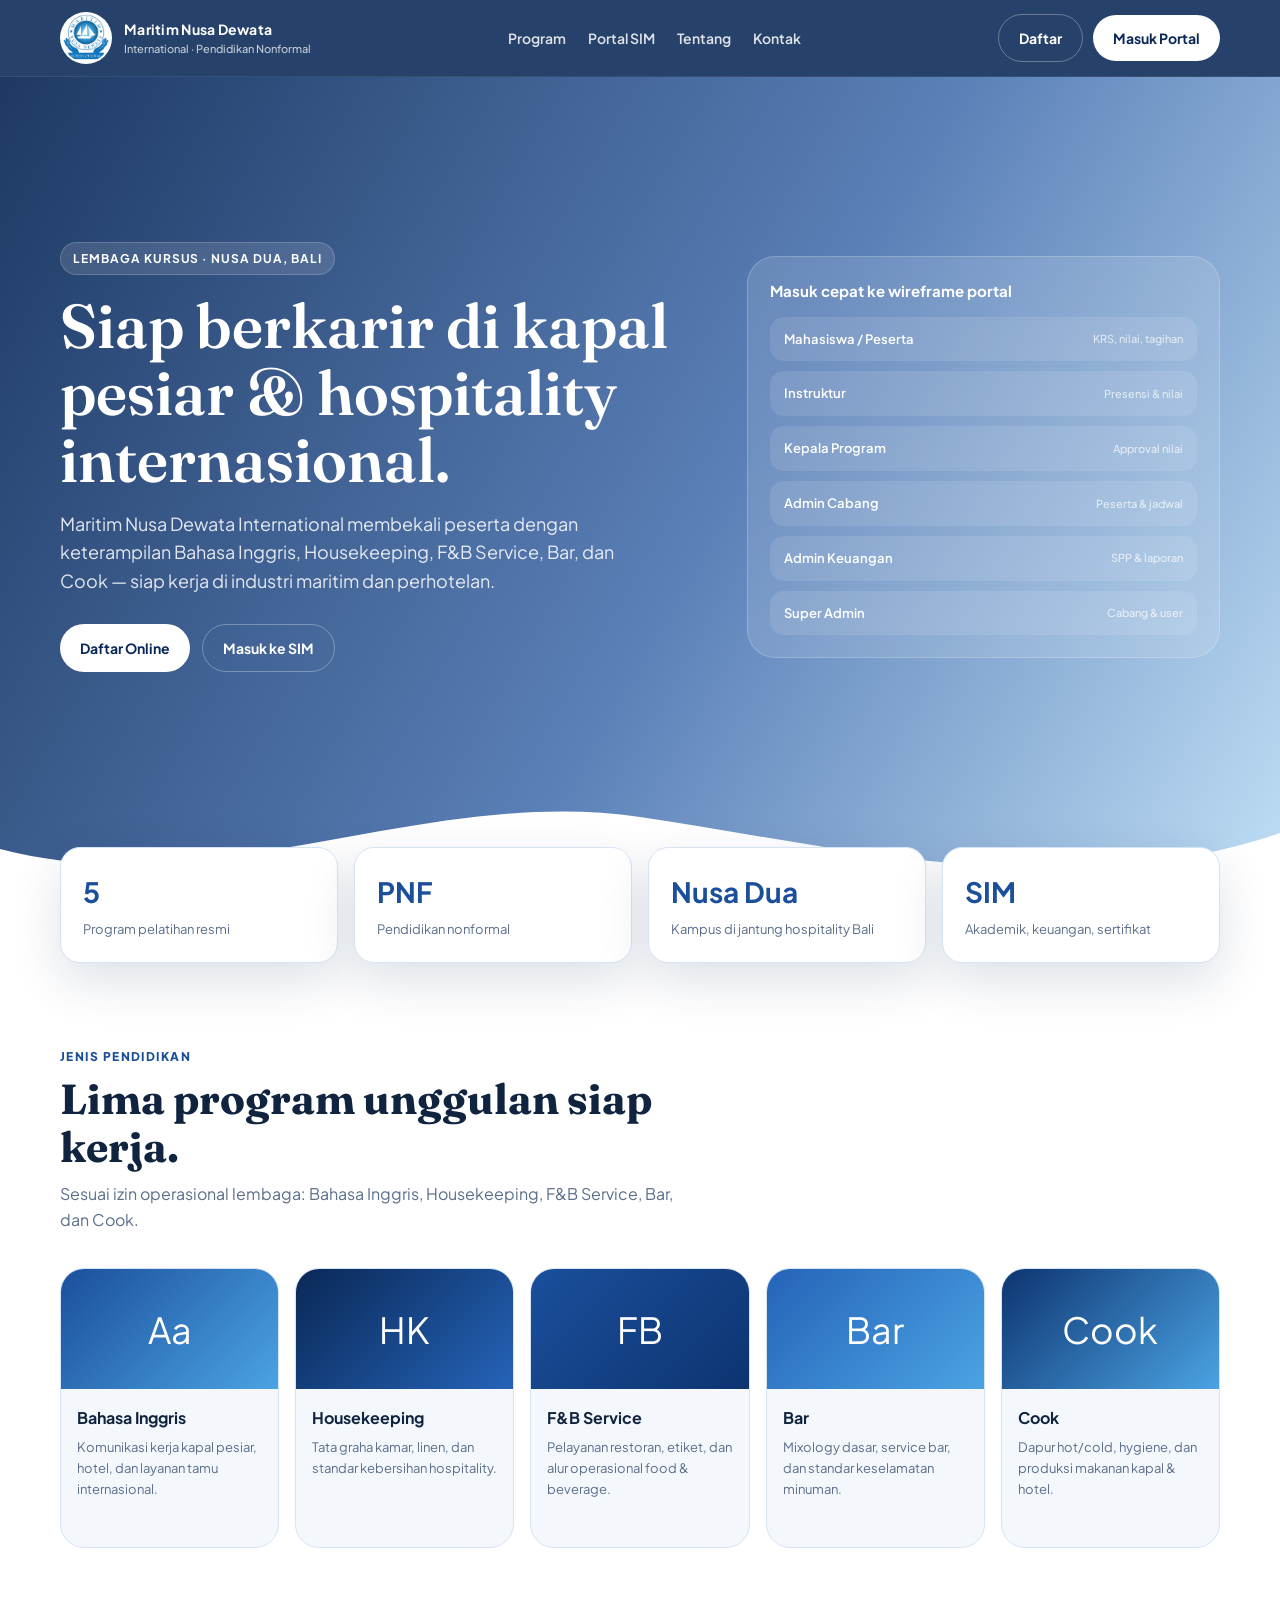
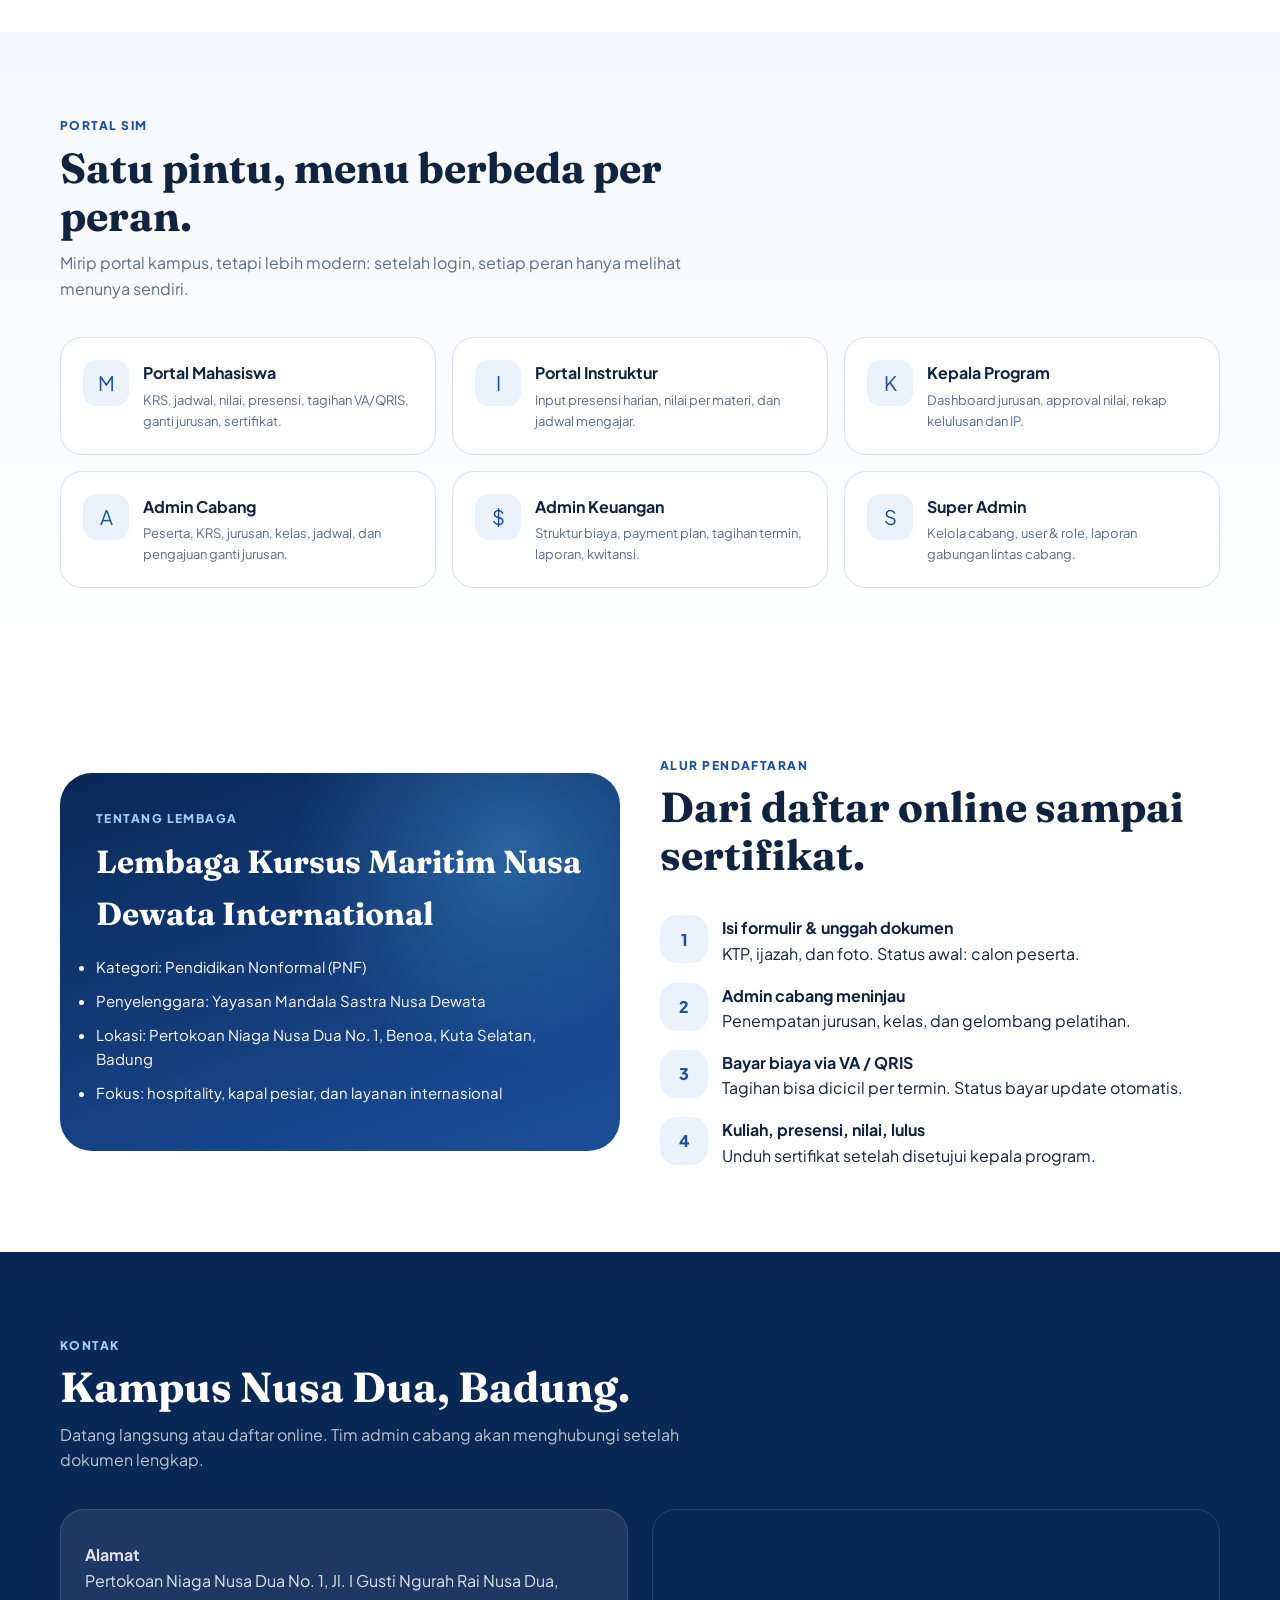
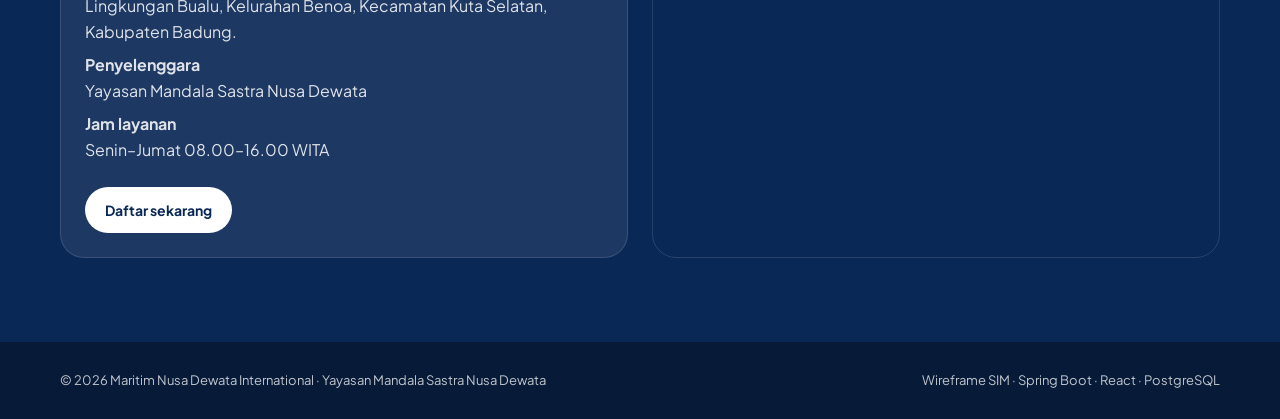
<file: index.html>
<!DOCTYPE html>
<html lang="id">
<head>
  <meta charset="UTF-8" />
  <meta name="viewport" content="width=device-width, initial-scale=1.0, viewport-fit=cover" />
  <meta name="theme-color" content="#0a2856" />
  <title>Maritim Nusa Dewata International — Lembaga Kursus Hospitality & Maritim</title>
  <link rel="preconnect" href="https://fonts.googleapis.com" />
  <link rel="preconnect" href="https://fonts.gstatic.com" crossorigin />
  <link href="https://fonts.googleapis.com/css2?family=Fraunces:opsz,wght@9..144,500;9..144,650&family=Plus+Jakarta+Sans:wght@400;500;600;700;800&display=swap" rel="stylesheet" />
  <link rel="stylesheet" href="css/landing.css" />
</head>
<body>
  <header class="nav">
    <div class="wrap nav-inner">
      <a class="brand" href="index.html">
        <img src="assets/logo.jpg" alt="Logo Maritim Nusa Dewata International" />
        <div>
          <strong>Maritim Nusa Dewata</strong>
          <small>International · Pendidikan Nonformal</small>
        </div>
      </a>
      <nav class="nav-links">
        <a href="#program">Program</a>
        <a href="#portal">Portal SIM</a>
        <a href="#tentang">Tentang</a>
        <a href="#kontak">Kontak</a>
      </nav>
      <div class="nav-cta">
        <a class="btn btn-ghost" href="daftar.html">Daftar</a>
        <a class="btn btn-white" href="login.html">Masuk Portal</a>
        <button class="menu-btn" id="menuBtn" type="button" aria-label="Buka menu" aria-expanded="false" aria-controls="mobilePanel">
          <span></span><span></span><span></span>
        </button>
      </div>
    </div>
    <div class="wrap mobile-panel" id="mobilePanel">
      <a href="#program">Program</a>
      <a href="#portal">Portal SIM</a>
      <a href="#tentang">Tentang</a>
      <a href="#kontak">Kontak</a>
      <div class="mobile-cta">
        <a class="btn btn-ghost" href="daftar.html">Daftar</a>
        <a class="btn btn-white" href="login.html">Masuk Portal</a>
      </div>
    </div>
  </header>

  <section class="hero">
    <div class="wrap hero-grid">
      <div>
        <div class="eyebrow">Lembaga Kursus · Nusa Dua, Bali</div>
        <h1>Siap berkarir di kapal pesiar & hospitality internasional.</h1>
        <p class="lead">
          Maritim Nusa Dewata International membekali peserta dengan keterampilan Bahasa Inggris,
          Housekeeping, F&amp;B Service, Bar, dan Cook — siap kerja di industri maritim dan perhotelan.
        </p>
        <div class="hero-actions">
          <a class="btn btn-white" href="daftar.html">Daftar Online</a>
          <a class="btn btn-ghost" href="login.html">Masuk ke SIM</a>
        </div>
      </div>
      <aside class="hero-card">
        <h3>Masuk cepat ke wireframe portal</h3>
        <div class="portal-mini">
          <a href="portal/mahasiswa.html">Mahasiswa / Peserta <span>KRS, nilai, tagihan</span></a>
          <a href="portal/instruktur.html">Instruktur <span>Presensi & nilai</span></a>
          <a href="portal/kepala-program.html">Kepala Program <span>Approval nilai</span></a>
          <a href="portal/admin-cabang.html">Admin Cabang <span>Peserta & jadwal</span></a>
          <a href="portal/admin-keuangan.html">Admin Keuangan <span>SPP & laporan</span></a>
          <a href="portal/super-admin.html">Super Admin <span>Cabang & user</span></a>
        </div>
      </aside>
    </div>
  </section>

  <div class="wrap">
    <div class="stats">
      <div class="stat"><b>5</b><span>Program pelatihan resmi</span></div>
      <div class="stat"><b>PNF</b><span>Pendidikan nonformal</span></div>
      <div class="stat"><b>Nusa Dua</b><span>Kampus di jantung hospitality Bali</span></div>
      <div class="stat"><b>SIM</b><span>Akademik, keuangan, sertifikat</span></div>
    </div>
  </div>

  <section id="program">
    <div class="wrap">
      <div class="sec-head">
        <div class="kicker">Jenis pendidikan</div>
        <h2>Lima program unggulan siap kerja.</h2>
        <p>Sesuai izin operasional lembaga: Bahasa Inggris, Housekeeping, F&amp;B Service, Bar, dan Cook.</p>
      </div>
      <div class="programs">
        <article class="program">
          <div class="program-visual">Aa</div>
          <div class="program-body">
            <h3>Bahasa Inggris</h3>
            <p>Komunikasi kerja kapal pesiar, hotel, dan layanan tamu internasional.</p>
          </div>
        </article>
        <article class="program">
          <div class="program-visual">HK</div>
          <div class="program-body">
            <h3>Housekeeping</h3>
            <p>Tata graha kamar, linen, dan standar kebersihan hospitality.</p>
          </div>
        </article>
        <article class="program">
          <div class="program-visual">FB</div>
          <div class="program-body">
            <h3>F&amp;B Service</h3>
            <p>Pelayanan restoran, etiket, dan alur operasional food &amp; beverage.</p>
          </div>
        </article>
        <article class="program">
          <div class="program-visual">Bar</div>
          <div class="program-body">
            <h3>Bar</h3>
            <p>Mixology dasar, service bar, dan standar keselamatan minuman.</p>
          </div>
        </article>
        <article class="program">
          <div class="program-visual">Cook</div>
          <div class="program-body">
            <h3>Cook</h3>
            <p>Dapur hot/cold, hygiene, dan produksi makanan kapal &amp; hotel.</p>
          </div>
        </article>
      </div>
    </div>
  </section>

  <section class="services" id="portal">
    <div class="wrap">
      <div class="sec-head">
        <div class="kicker">Portal SIM</div>
        <h2>Satu pintu, menu berbeda per peran.</h2>
        <p>Mirip portal kampus, tetapi lebih modern: setelah login, setiap peran hanya melihat menunya sendiri.</p>
      </div>
      <div class="service-grid">
        <a class="service" href="portal/mahasiswa.html">
          <div class="icon">M</div>
          <div>
            <h3>Portal Mahasiswa</h3>
            <p>KRS, jadwal, nilai, presensi, tagihan VA/QRIS, ganti jurusan, sertifikat.</p>
          </div>
        </a>
        <a class="service" href="portal/instruktur.html">
          <div class="icon">I</div>
          <div>
            <h3>Portal Instruktur</h3>
            <p>Input presensi harian, nilai per materi, dan jadwal mengajar.</p>
          </div>
        </a>
        <a class="service" href="portal/kepala-program.html">
          <div class="icon">K</div>
          <div>
            <h3>Kepala Program</h3>
            <p>Dashboard jurusan, approval nilai, rekap kelulusan dan IP.</p>
          </div>
        </a>
        <a class="service" href="portal/admin-cabang.html">
          <div class="icon">A</div>
          <div>
            <h3>Admin Cabang</h3>
            <p>Peserta, KRS, jurusan, kelas, jadwal, dan pengajuan ganti jurusan.</p>
          </div>
        </a>
        <a class="service" href="portal/admin-keuangan.html">
          <div class="icon">$</div>
          <div>
            <h3>Admin Keuangan</h3>
            <p>Struktur biaya, payment plan, tagihan termin, laporan, kwitansi.</p>
          </div>
        </a>
        <a class="service" href="portal/super-admin.html">
          <div class="icon">S</div>
          <div>
            <h3>Super Admin</h3>
            <p>Kelola cabang, user &amp; role, laporan gabungan lintas cabang.</p>
          </div>
        </a>
      </div>
    </div>
  </section>

  <section id="tentang">
    <div class="wrap about-grid">
      <div class="about-card">
        <div class="kicker" style="color:#9fd0f5">Tentang lembaga</div>
        <h2 style="font-family:Fraunces,serif;font-size:32px;margin:8px 0 16px">Lembaga Kursus Maritim Nusa Dewata International</h2>
        <ul>
          <li>Kategori: Pendidikan Nonformal (PNF)</li>
          <li>Penyelenggara: Yayasan Mandala Sastra Nusa Dewata</li>
          <li>Lokasi: Pertokoan Niaga Nusa Dua No. 1, Benoa, Kuta Selatan, Badung</li>
          <li>Fokus: hospitality, kapal pesiar, dan layanan internasional</li>
        </ul>
      </div>
      <div>
        <div class="sec-head">
          <div class="kicker">Alur pendaftaran</div>
          <h2>Dari daftar online sampai sertifikat.</h2>
        </div>
        <div class="steps">
          <div class="step"><div class="num">1</div><div><b>Isi formulir & unggah dokumen</b><p>KTP, ijazah, dan foto. Status awal: calon peserta.</p></div></div>
          <div class="step"><div class="num">2</div><div><b>Admin cabang meninjau</b><p>Penempatan jurusan, kelas, dan gelombang pelatihan.</p></div></div>
          <div class="step"><div class="num">3</div><div><b>Bayar biaya via VA / QRIS</b><p>Tagihan bisa dicicil per termin. Status bayar update otomatis.</p></div></div>
          <div class="step"><div class="num">4</div><div><b>Kuliah, presensi, nilai, lulus</b><p>Unduh sertifikat setelah disetujui kepala program.</p></div></div>
        </div>
      </div>
    </div>
  </section>

  <section class="contact" id="kontak">
    <div class="wrap">
      <div class="sec-head">
        <div class="kicker" style="color:#9fd0f5">Kontak</div>
        <h2>Kampus Nusa Dua, Badung.</h2>
        <p>Datang langsung atau daftar online. Tim admin cabang akan menghubungi setelah dokumen lengkap.</p>
      </div>
      <div class="contact-grid">
        <div class="contact-card">
          <p><b>Alamat</b><br />Pertokoan Niaga Nusa Dua No. 1, Jl. I Gusti Ngurah Rai Nusa Dua, Lingkungan Bualu, Kelurahan Benoa, Kecamatan Kuta Selatan, Kabupaten Badung.</p>
          <p><b>Penyelenggara</b><br />Yayasan Mandala Sastra Nusa Dewata</p>
          <p><b>Jam layanan</b><br />Senin–Jumat 08.00–16.00 WITA</p>
          <a class="btn btn-white" href="daftar.html" style="margin-top:16px">Daftar sekarang</a>
        </div>
        <div class="map">
          <iframe title="Peta Nusa Dua" src="https://maps.google.com/maps?q=Nusa%20Dua%20Benoa%20Badung&t=&z=14&ie=UTF8&iwloc=&output=embed"></iframe>
        </div>
      </div>
    </div>
  </section>

  <footer class="footer">
    <div class="wrap footer-inner">
      <span>© 2026 Maritim Nusa Dewata International · Yayasan Mandala Sastra Nusa Dewata</span>
      <span>Wireframe SIM · Spring Boot · React · PostgreSQL</span>
    </div>
  </footer>
  <script>
    const btn = document.getElementById("menuBtn");
    const panel = document.getElementById("mobilePanel");
    function setMenu(open) {
      panel.classList.toggle("open", open);
      document.body.classList.toggle("nav-open", open);
      btn.setAttribute("aria-expanded", open ? "true" : "false");
      btn.setAttribute("aria-label", open ? "Tutup menu" : "Buka menu");
    }
    btn.addEventListener("click", () => setMenu(!panel.classList.contains("open")));
    panel.querySelectorAll("a").forEach((link) => {
      link.addEventListener("click", () => setMenu(false));
    });
    document.addEventListener("keydown", (e) => {
      if (e.key === "Escape") setMenu(false);
    });
  </script>
</body>
</html>
</file>
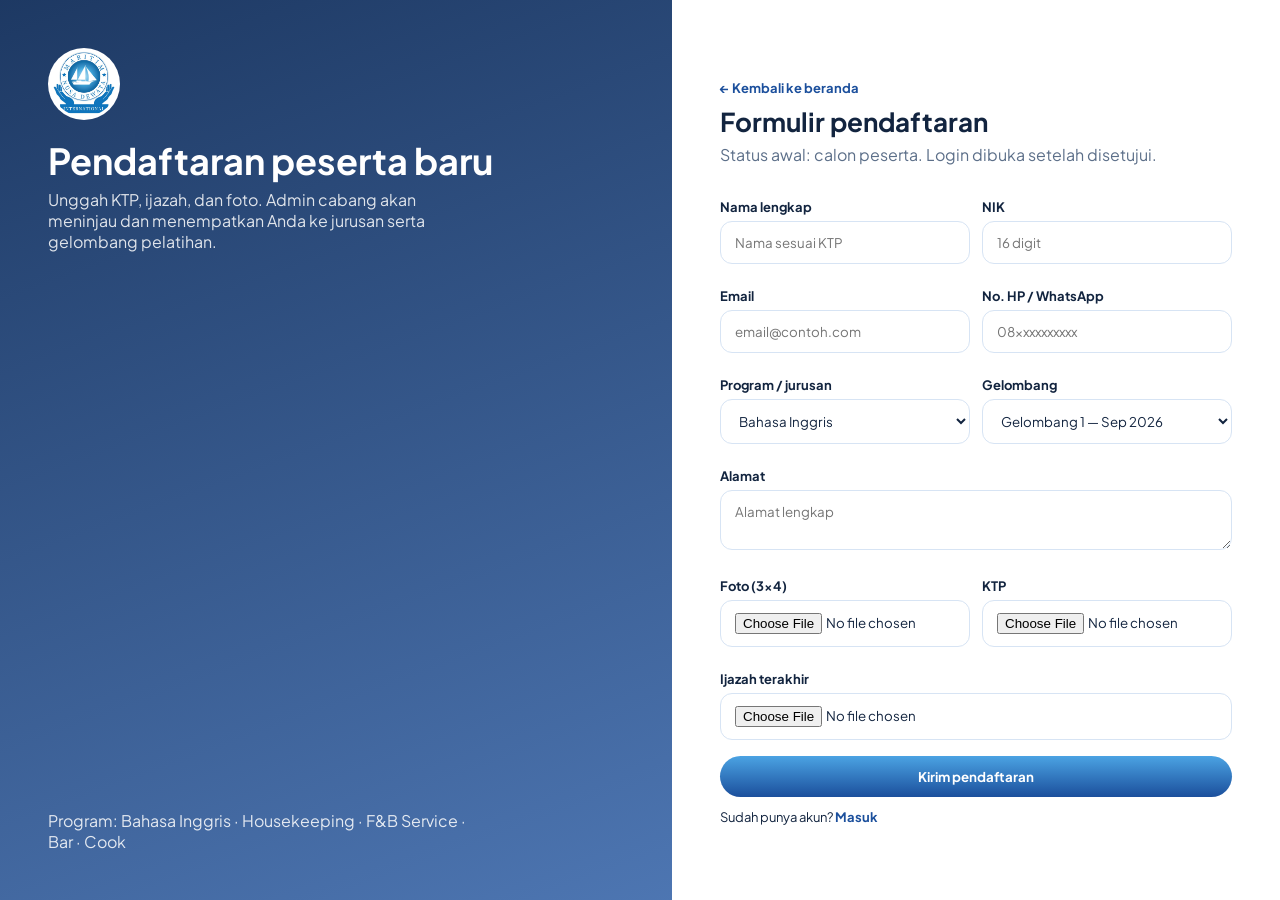
<file: daftar.html>
<!DOCTYPE html>
<html lang="id">
<head>
  <meta charset="UTF-8" />
  <meta name="viewport" content="width=device-width, initial-scale=1.0, viewport-fit=cover" />
  <meta name="theme-color" content="#0a2856" />
  <title>Pendaftaran Online — Maritim Nusa Dewata International</title>
  <link rel="preconnect" href="https://fonts.googleapis.com" />
  <link href="https://fonts.googleapis.com/css2?family=Plus+Jakarta+Sans:wght@400;500;600;700;800&display=swap" rel="stylesheet" />
  <link rel="stylesheet" href="css/app.css" />
</head>
<body>
  <div class="auth-page">
    <div class="auth-visual">
      <div>
        <a href="index.html"><img src="assets/logo.jpg" alt="Logo" /></a>
        <h1>Pendaftaran peserta baru</h1>
        <p>Unggah KTP, ijazah, dan foto. Admin cabang akan meninjau dan menempatkan Anda ke jurusan serta gelombang pelatihan.</p>
      </div>
      <p>Program: Bahasa Inggris · Housekeeping · F&amp;B Service · Bar · Cook</p>
    </div>
    <div class="auth-panel">
      <form class="auth-box" id="regForm" style="width:min(560px,100%)">
        <a href="index.html" style="color:var(--royal);font-size:13px;font-weight:700">← Kembali ke beranda</a>
        <h2>Formulir pendaftaran</h2>
        <p class="sub">Status awal: calon peserta. Login dibuka setelah disetujui.</p>
        <div class="form-grid">
          <div><label>Nama lengkap</label><input required placeholder="Nama sesuai KTP" /></div>
          <div><label>NIK</label><input required placeholder="16 digit" /></div>
          <div><label>Email</label><input type="email" required placeholder="email@contoh.com" /></div>
          <div><label>No. HP / WhatsApp</label><input required placeholder="08xxxxxxxxxx" /></div>
          <div><label>Program / jurusan</label>
            <select required>
              <option>Bahasa Inggris</option>
              <option>Housekeeping</option>
              <option>F&amp;B Service</option>
              <option>Bar</option>
              <option>Cook</option>
            </select>
          </div>
          <div><label>Gelombang</label>
            <select><option>Gelombang 1 — Sep 2026</option><option>Gelombang 2 — Jan 2027</option></select>
          </div>
          <div class="span-2"><label>Alamat</label><textarea rows="2" placeholder="Alamat lengkap"></textarea></div>
          <div><label>Foto (3x4)</label><input type="file" /></div>
          <div><label>KTP</label><input type="file" /></div>
          <div class="span-2"><label>Ijazah terakhir</label><input type="file" /></div>
        </div>
        <button class="btn btn-primary" type="submit">Kirim pendaftaran</button>
        <p style="margin-top:12px;font-size:13px">Sudah punya akun? <a href="login.html" style="color:var(--royal);font-weight:700">Masuk</a></p>
      </form>
    </div>
  </div>
  <script>
    document.getElementById("regForm").addEventListener("submit", (e) => {
      e.preventDefault();
      alert("Pendaftaran terkirim. Status Anda: calon peserta. Admin cabang akan meninjau dokumen.");
      location.href = "login.html?role=mahasiswa";
    });
  </script>
</body>
</html>
</file>
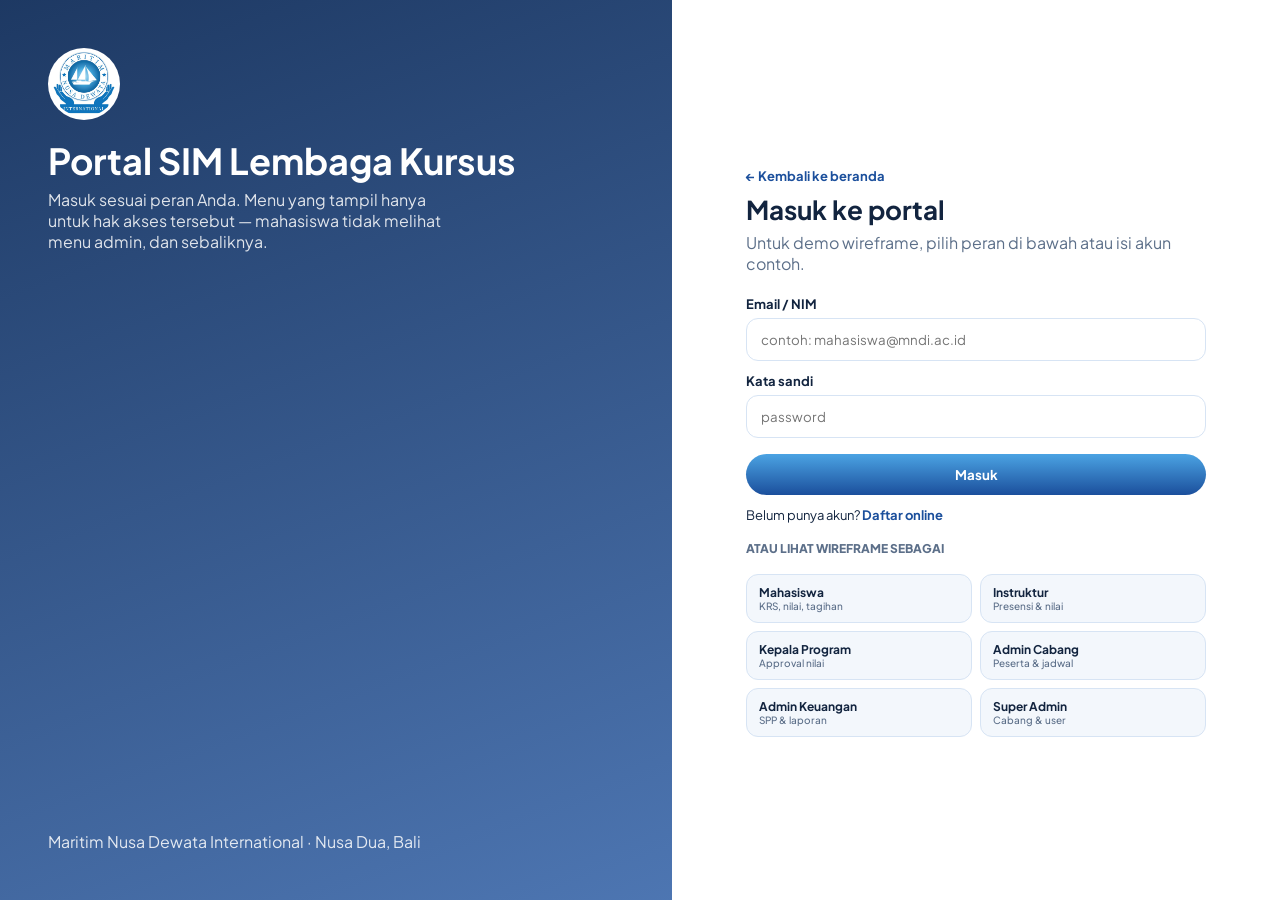
<file: login.html>
<!DOCTYPE html>
<html lang="id">
<head>
  <meta charset="UTF-8" />
  <meta name="viewport" content="width=device-width, initial-scale=1.0, viewport-fit=cover" />
  <meta name="theme-color" content="#0a2856" />
  <title>Masuk Portal — Maritim Nusa Dewata International</title>
  <link rel="preconnect" href="https://fonts.googleapis.com" />
  <link href="https://fonts.googleapis.com/css2?family=Plus+Jakarta+Sans:wght@400;500;600;700;800&display=swap" rel="stylesheet" />
  <link rel="stylesheet" href="css/app.css" />
</head>
<body>
  <div class="auth-page">
    <div class="auth-visual">
      <div>
        <a href="index.html"><img src="assets/logo.jpg" alt="Logo" /></a>
        <h1>Portal SIM Lembaga Kursus</h1>
        <p>Masuk sesuai peran Anda. Menu yang tampil hanya untuk hak akses tersebut — mahasiswa tidak melihat menu admin, dan sebaliknya.</p>
      </div>
      <p>Maritim Nusa Dewata International · Nusa Dua, Bali</p>
    </div>
    <div class="auth-panel">
      <form class="auth-box" id="loginForm">
        <a href="index.html" style="color:var(--royal);font-size:13px;font-weight:700">← Kembali ke beranda</a>
        <h2>Masuk ke portal</h2>
        <p class="sub">Untuk demo wireframe, pilih peran di bawah atau isi akun contoh.</p>
        <label>Email / NIM</label>
        <input id="user" placeholder="contoh: mahasiswa@mndi.ac.id" />
        <label>Kata sandi</label>
        <input id="pass" type="password" placeholder="password" />
        <button class="btn btn-primary" type="submit">Masuk</button>
        <p style="margin-top:12px;font-size:13px">Belum punya akun? <a href="daftar.html" style="color:var(--royal);font-weight:700">Daftar online</a></p>
        <p style="margin-top:18px;font-size:12px;font-weight:800;color:var(--muted)">ATAU LIHAT WIREFRAME SEBAGAI</p>
        <div class="role-grid" id="roles"></div>
      </form>
    </div>
  </div>
  <script>
    const ROLES = [
      ["mahasiswa", "Mahasiswa", "KRS, nilai, tagihan"],
      ["instruktur", "Instruktur", "Presensi & nilai"],
      ["kepala-program", "Kepala Program", "Approval nilai"],
      ["admin-cabang", "Admin Cabang", "Peserta & jadwal"],
      ["admin-keuangan", "Admin Keuangan", "SPP & laporan"],
      ["super-admin", "Super Admin", "Cabang & user"]
    ];
    const box = document.getElementById("roles");
    const params = new URLSearchParams(location.search);
    const pre = params.get("role");
    ROLES.forEach(([id, name, desc]) => {
      const a = document.createElement("a");
      a.className = "role-chip" + (pre === id ? " active" : "");
      a.href = "portal/" + id + ".html";
      a.innerHTML = name + "<small>" + desc + "</small>";
      box.appendChild(a);
    });
    document.getElementById("loginForm").addEventListener("submit", (e) => {
      e.preventDefault();
      const u = (document.getElementById("user").value || "").toLowerCase();
      const map = {
        mahasiswa: "mahasiswa",
        instruktur: "instruktur",
        kaprodi: "kepala-program",
        "kepala-program": "kepala-program",
        admin: "admin-cabang",
        "admin-cabang": "admin-cabang",
        keuangan: "admin-keuangan",
        "admin-keuangan": "admin-keuangan",
        superadmin: "super-admin",
        "super-admin": "super-admin"
      };
      const key = Object.keys(map).find((k) => u.includes(k)) || pre || "mahasiswa";
      location.href = "portal/" + map[key] + ".html";
    });
  </script>
</body>
</html>
</file>
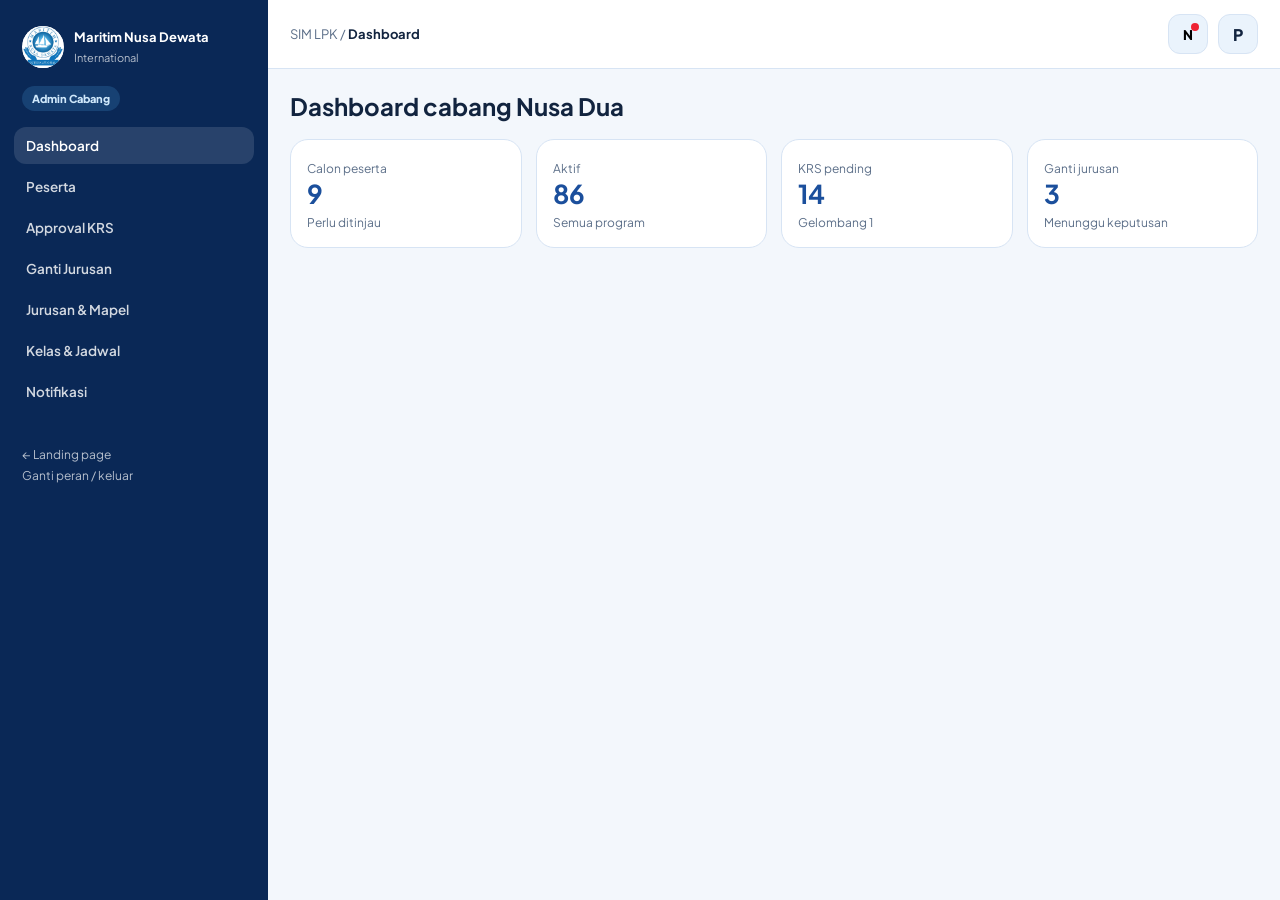
<file: portal/admin-cabang.html>
<!DOCTYPE html>
<html lang="id">
<head>
  <meta charset="UTF-8" />
  <meta name="viewport" content="width=device-width, initial-scale=1.0, viewport-fit=cover" />
  <meta name="theme-color" content="#0a2856" />
  <title>Portal Admin Cabang — Maritim Nusa Dewata International</title>
  <link rel="preconnect" href="https://fonts.googleapis.com" />
  <link href="https://fonts.googleapis.com/css2?family=Plus+Jakarta+Sans:wght@400;500;600;700;800&display=swap" rel="stylesheet" />
  <link rel="stylesheet" href="../css/app.css" />
</head>
<body data-role="admin-cabang">
  <div id="app"></div>
  <script src="../js/app.js"></script>
</body>
</html>
</file>
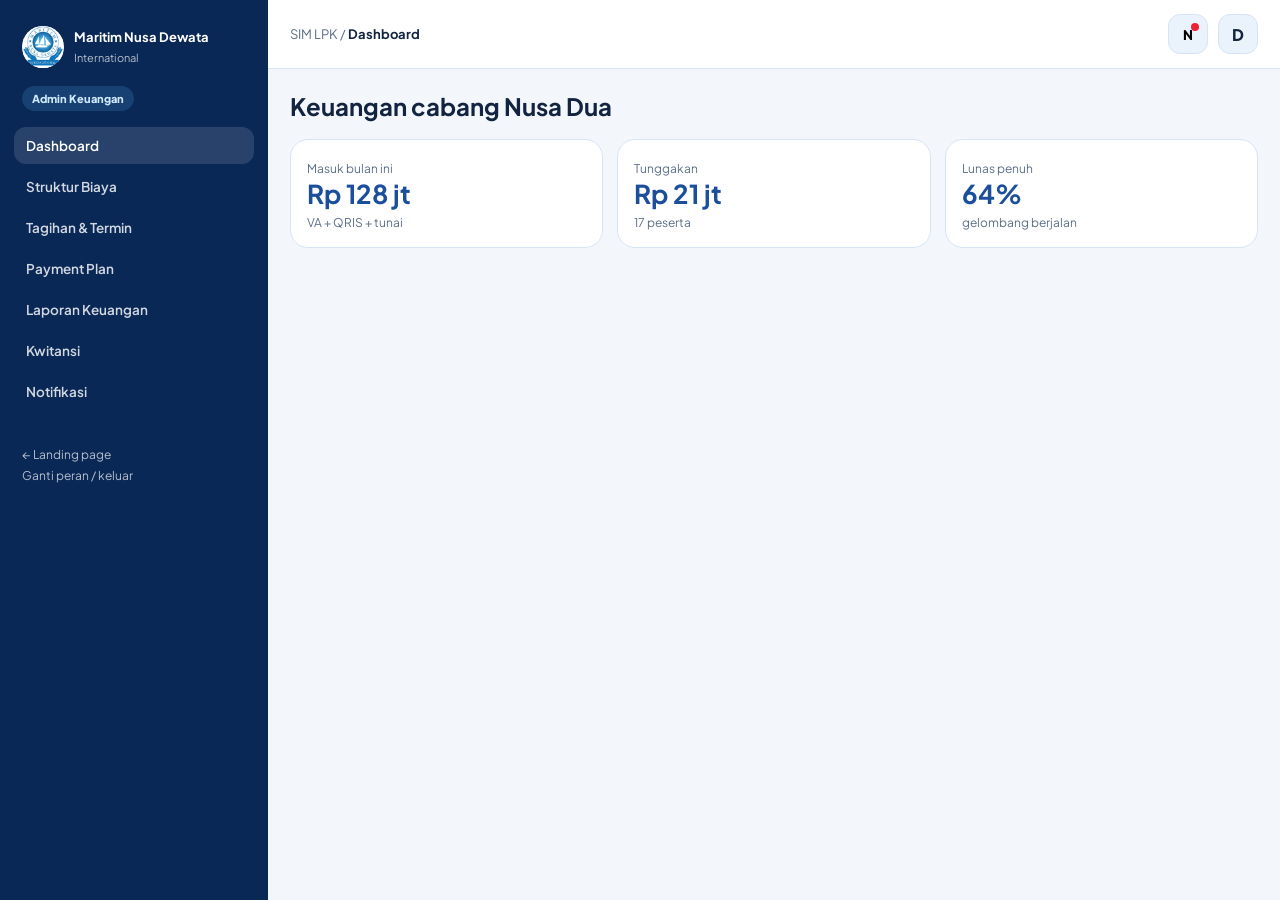
<file: portal/admin-keuangan.html>
<!DOCTYPE html>
<html lang="id">
<head>
  <meta charset="UTF-8" />
  <meta name="viewport" content="width=device-width, initial-scale=1.0, viewport-fit=cover" />
  <meta name="theme-color" content="#0a2856" />
  <title>Portal Admin Keuangan — Maritim Nusa Dewata International</title>
  <link rel="preconnect" href="https://fonts.googleapis.com" />
  <link href="https://fonts.googleapis.com/css2?family=Plus+Jakarta+Sans:wght@400;500;600;700;800&display=swap" rel="stylesheet" />
  <link rel="stylesheet" href="../css/app.css" />
</head>
<body data-role="admin-keuangan">
  <div id="app"></div>
  <script src="../js/app.js"></script>
</body>
</html>
</file>
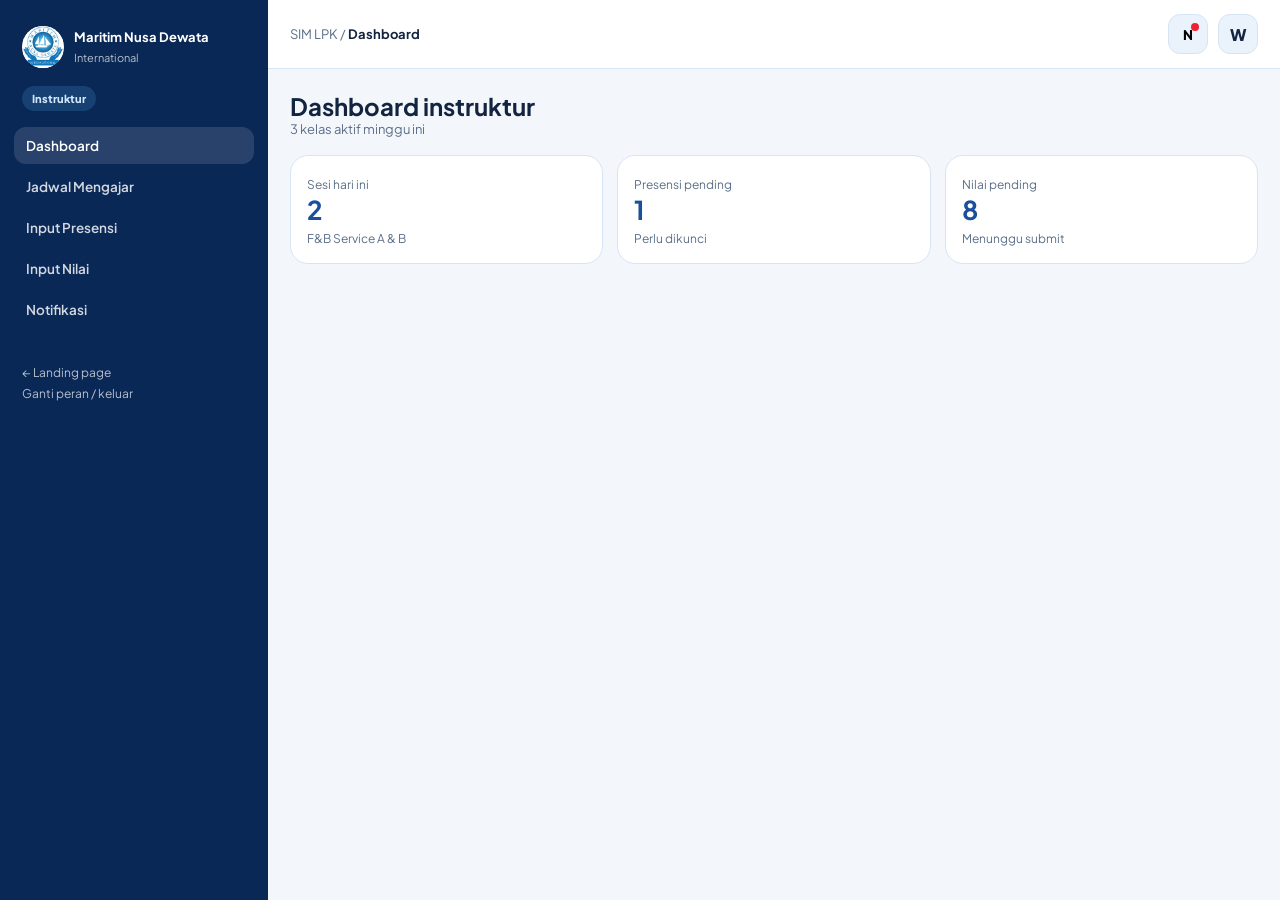
<file: portal/instruktur.html>
<!DOCTYPE html>
<html lang="id">
<head>
  <meta charset="UTF-8" />
  <meta name="viewport" content="width=device-width, initial-scale=1.0, viewport-fit=cover" />
  <meta name="theme-color" content="#0a2856" />
  <title>Portal Instruktur — Maritim Nusa Dewata International</title>
  <link rel="preconnect" href="https://fonts.googleapis.com" />
  <link href="https://fonts.googleapis.com/css2?family=Plus+Jakarta+Sans:wght@400;500;600;700;800&display=swap" rel="stylesheet" />
  <link rel="stylesheet" href="../css/app.css" />
</head>
<body data-role="instruktur">
  <div id="app"></div>
  <script src="../js/app.js"></script>
</body>
</html>
</file>
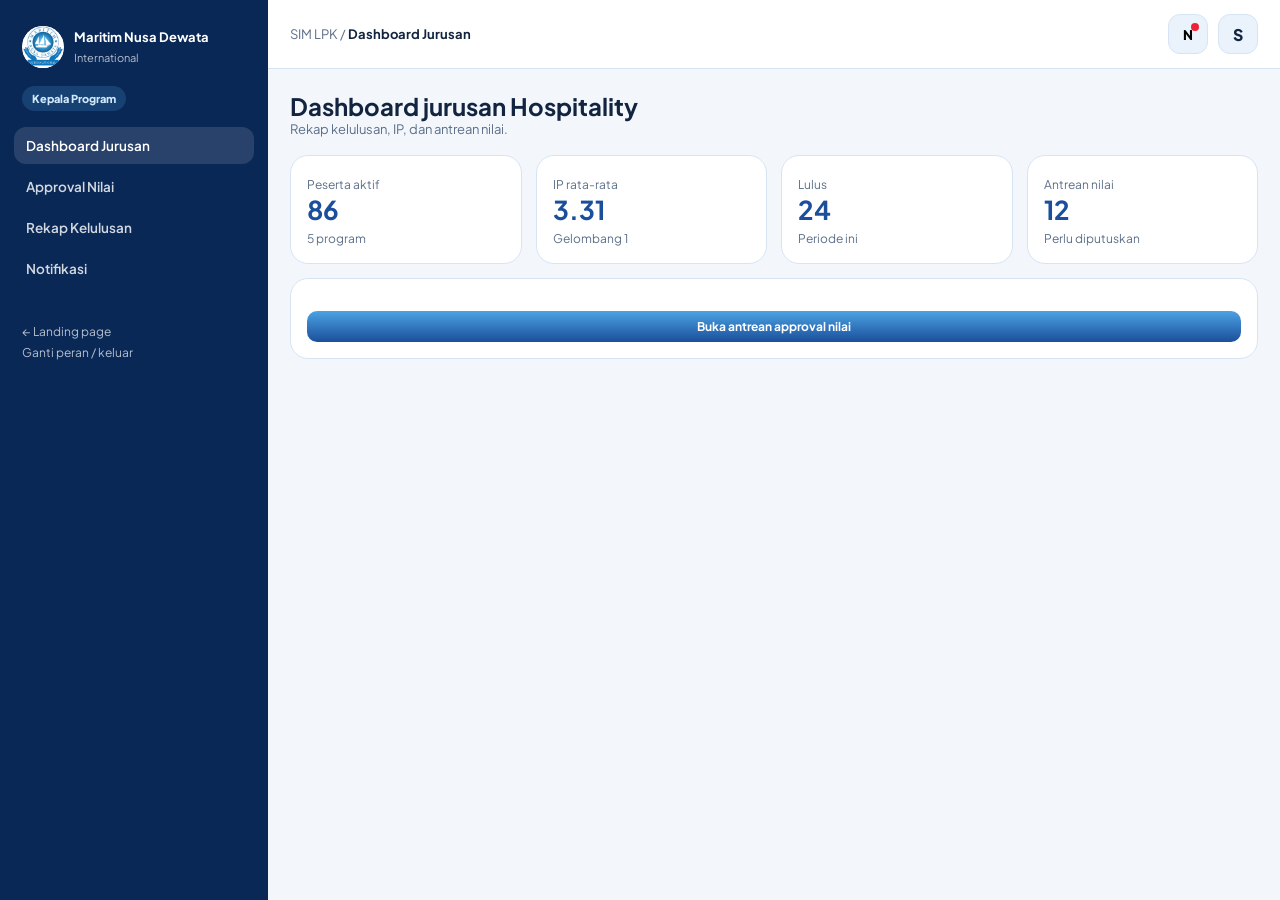
<file: portal/kepala-program.html>
<!DOCTYPE html>
<html lang="id">
<head>
  <meta charset="UTF-8" />
  <meta name="viewport" content="width=device-width, initial-scale=1.0, viewport-fit=cover" />
  <meta name="theme-color" content="#0a2856" />
  <title>Portal Kepala Program — Maritim Nusa Dewata International</title>
  <link rel="preconnect" href="https://fonts.googleapis.com" />
  <link href="https://fonts.googleapis.com/css2?family=Plus+Jakarta+Sans:wght@400;500;600;700;800&display=swap" rel="stylesheet" />
  <link rel="stylesheet" href="../css/app.css" />
</head>
<body data-role="kepala-program">
  <div id="app"></div>
  <script src="../js/app.js"></script>
</body>
</html>
</file>
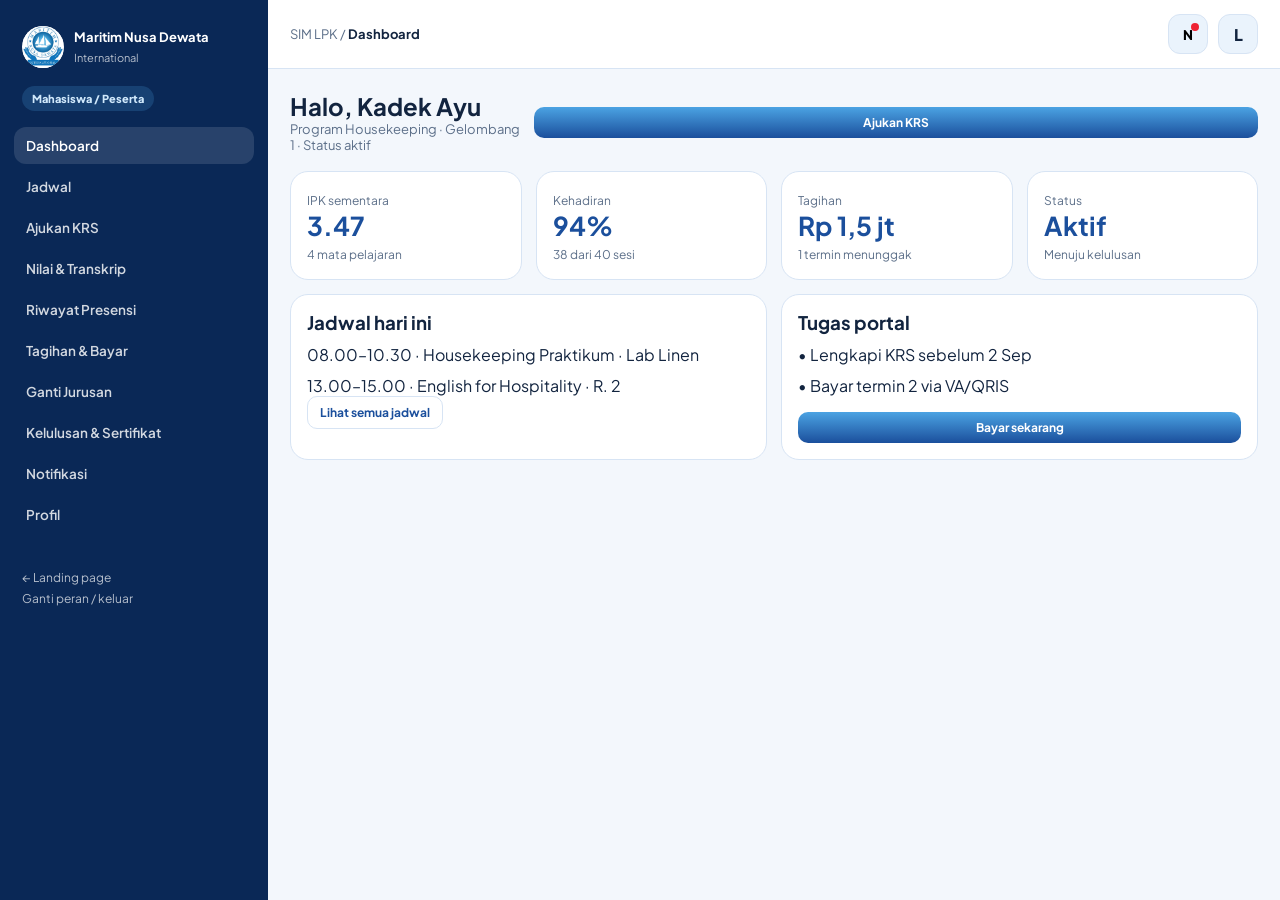
<file: portal/mahasiswa.html>
<!DOCTYPE html>
<html lang="id">
<head>
  <meta charset="UTF-8" />
  <meta name="viewport" content="width=device-width, initial-scale=1.0, viewport-fit=cover" />
  <meta name="theme-color" content="#0a2856" />
  <title>Portal Mahasiswa — Maritim Nusa Dewata International</title>
  <link rel="preconnect" href="https://fonts.googleapis.com" />
  <link href="https://fonts.googleapis.com/css2?family=Plus+Jakarta+Sans:wght@400;500;600;700;800&display=swap" rel="stylesheet" />
  <link rel="stylesheet" href="../css/app.css" />
</head>
<body data-role="mahasiswa">
  <div id="app"></div>
  <script src="../js/app.js"></script>
</body>
</html>
</file>
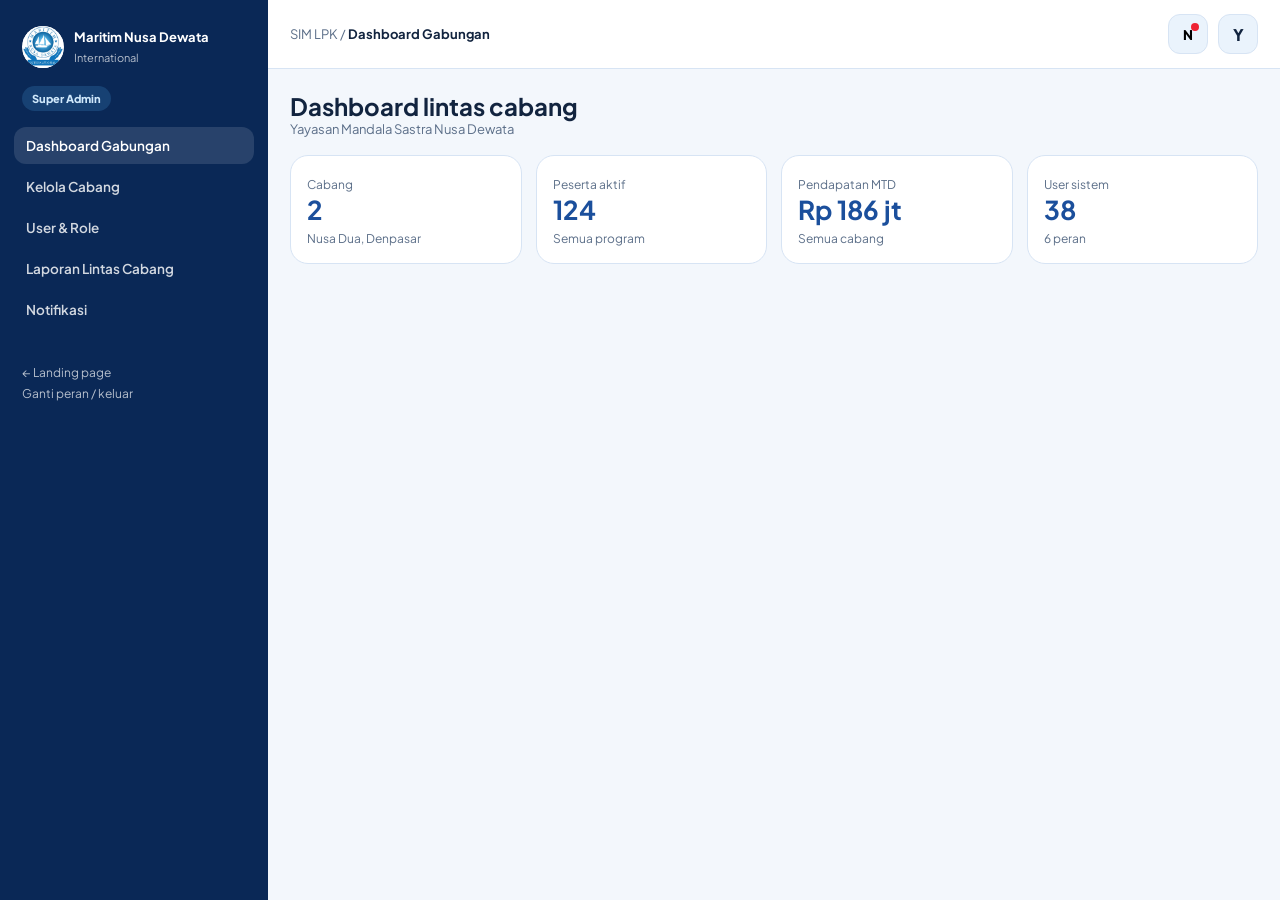
<file: portal/super-admin.html>
<!DOCTYPE html>
<html lang="id">
<head>
  <meta charset="UTF-8" />
  <meta name="viewport" content="width=device-width, initial-scale=1.0, viewport-fit=cover" />
  <meta name="theme-color" content="#0a2856" />
  <title>Portal Super Admin — Maritim Nusa Dewata International</title>
  <link rel="preconnect" href="https://fonts.googleapis.com" />
  <link href="https://fonts.googleapis.com/css2?family=Plus+Jakarta+Sans:wght@400;500;600;700;800&display=swap" rel="stylesheet" />
  <link rel="stylesheet" href="../css/app.css" />
</head>
<body data-role="super-admin">
  <div id="app"></div>
  <script src="../js/app.js"></script>
</body>
</html>
</file>
<file: css/landing.css>
:root {
  --navy: #0a2856;
  --navy-2: #0d3470;
  --royal: #1b4f9c;
  --blue: #2563b8;
  --sky: #4ba3e3;
  --ice: #eaf3fc;
  --mist: #f4f8fd;
  --white: #ffffff;
  --ink: #10233f;
  --muted: #5b6e8a;
  --line: #d5e3f5;
  --gold: #c9a227;
  --ok: #0f9d6b;
  --shadow: 0 18px 50px rgba(10, 40, 86, 0.14);
  --radius: 22px;
  --font: "Plus Jakarta Sans", system-ui, sans-serif;
  --display: "Fraunces", Georgia, serif;
}

* { box-sizing: border-box; margin: 0; padding: 0; }
html { scroll-behavior: smooth; -webkit-text-size-adjust: 100%; }
body {
  font-family: var(--font);
  color: var(--ink);
  background: var(--white);
  line-height: 1.6;
}
body.nav-open { overflow: hidden; }
img { max-width: 100%; display: block; }
a { color: inherit; text-decoration: none; }
button, .btn { font-family: inherit; cursor: pointer; }

.wrap {
  width: min(1160px, calc(100% - 40px));
  margin-inline: auto;
}

.nav {
  position: sticky;
  top: 0;
  z-index: 50;
  backdrop-filter: blur(16px);
  background: rgba(10, 40, 86, 0.88);
  border-bottom: 1px solid rgba(255,255,255,.08);
}
.nav-inner {
  display: flex;
  align-items: center;
  justify-content: space-between;
  min-height: 76px;
  gap: 24px;
}
.brand {
  display: flex;
  align-items: center;
  gap: 12px;
  color: #fff;
}
.brand img {
  width: 52px;
  height: 52px;
  object-fit: contain;
  background: #fff;
  border-radius: 50%;
  padding: 2px;
}
.brand strong { display: block; font-size: 14px; letter-spacing: .02em; }
.brand small { display: block; font-size: 11px; opacity: .72; font-weight: 500; }
.nav-links {
  display: flex;
  align-items: center;
  gap: 22px;
  color: rgba(255,255,255,.86);
  font-size: 14px;
  font-weight: 600;
}
.nav-links a:hover { color: #fff; }
.nav-cta { display: flex; align-items: center; gap: 10px; }
.menu-btn {
  display: none;
  width: 42px;
  height: 42px;
  padding: 0;
  flex-direction: column;
  justify-content: center;
  align-items: center;
  gap: 5px;
  background: transparent;
  border: 1px solid rgba(255,255,255,.25);
  color: #fff;
  border-radius: 12px;
}
.menu-btn span {
  display: block;
  width: 18px;
  height: 2px;
  background: #fff;
  border-radius: 2px;
  transition: transform .2s ease, opacity .2s ease;
}
.menu-btn[aria-expanded="true"] span:nth-child(1) { transform: translateY(7px) rotate(45deg); }
.menu-btn[aria-expanded="true"] span:nth-child(2) { opacity: 0; }
.menu-btn[aria-expanded="true"] span:nth-child(3) { transform: translateY(-7px) rotate(-45deg); }

.btn {
  display: inline-flex;
  align-items: center;
  justify-content: center;
  gap: 8px;
  border: 0;
  border-radius: 999px;
  padding: 12px 20px;
  font-weight: 700;
  font-size: 14px;
  transition: .2s transform, .2s box-shadow, .2s background;
}
.btn:hover { transform: translateY(-1px); }
.btn-primary {
  background: linear-gradient(180deg, #4ba3e3, #1b4f9c);
  color: #fff;
  box-shadow: 0 10px 24px rgba(27, 79, 156, .35);
}
.btn-white { background: #fff; color: var(--navy); }
.btn-ghost {
  background: transparent;
  color: #fff;
  border: 1px solid rgba(255,255,255,.3);
}
.btn-outline {
  background: #fff;
  color: var(--royal);
  border: 1px solid var(--line);
}

.hero {
  position: relative;
  overflow: hidden;
  color: #fff;
  background:
    linear-gradient(120deg, rgba(10,40,86,.92), rgba(27,79,156,.72) 55%, rgba(75,163,227,.35)),
    url("https://images.unsplash.com/photo-1544551763-46a013bb70d5?auto=format&fit=crop&w=1800&q=80") center/cover;
  min-height: 92vh;
  display: flex;
  align-items: center;
}
.hero::after {
  content: "";
  position: absolute;
  inset: auto 0 0;
  height: 120px;
  background: url("data:image/svg+xml;utf8,<svg xmlns='http://www.w3.org/2000/svg' viewBox='0 0 1440 120' preserveAspectRatio='none'><path fill='%23ffffff' d='M0,64 C240,120 480,0 720,32 C960,64 1200,120 1440,48 L1440,120 L0,120 Z'/></svg>") bottom/cover no-repeat;
}
.hero-grid {
  position: relative;
  z-index: 1;
  display: grid;
  grid-template-columns: 1.15fr .85fr;
  gap: 48px;
  padding: 72px 0 140px;
  align-items: center;
}
.eyebrow {
  display: inline-flex;
  align-items: center;
  gap: 8px;
  background: rgba(255,255,255,.12);
  border: 1px solid rgba(255,255,255,.18);
  padding: 6px 12px;
  border-radius: 999px;
  font-size: 12px;
  font-weight: 700;
  letter-spacing: .08em;
  text-transform: uppercase;
  margin-bottom: 18px;
}
.hero h1 {
  font-family: var(--display);
  font-size: clamp(36px, 5vw, 62px);
  line-height: 1.08;
  font-weight: 600;
  margin-bottom: 16px;
}
.hero p.lead {
  font-size: 18px;
  max-width: 560px;
  color: rgba(255,255,255,.86);
  margin-bottom: 28px;
}
.hero-actions { display: flex; flex-wrap: wrap; gap: 12px; }
.hero-card {
  background: rgba(255,255,255,.12);
  border: 1px solid rgba(255,255,255,.2);
  backdrop-filter: blur(18px);
  border-radius: 28px;
  padding: 22px;
}
.hero-card h3 { font-size: 15px; margin-bottom: 14px; }
.portal-mini {
  display: grid;
  gap: 10px;
}
.portal-mini a {
  display: flex;
  align-items: center;
  justify-content: space-between;
  background: rgba(255,255,255,.1);
  border-radius: 14px;
  padding: 12px 14px;
  font-size: 13px;
  font-weight: 600;
}
.portal-mini a:hover { background: rgba(255,255,255,.18); }
.portal-mini span { opacity: .7; font-size: 11px; font-weight: 500; }

.stats {
  display: grid;
  grid-template-columns: repeat(4, 1fr);
  gap: 16px;
  margin-top: -58px;
  position: relative;
  z-index: 2;
}
.stat {
  background: #fff;
  border: 1px solid var(--line);
  border-radius: 20px;
  padding: 22px;
  box-shadow: var(--shadow);
}
.stat b { display: block; font-size: 28px; color: var(--royal); }
.stat span { color: var(--muted); font-size: 13px; }

section { padding: 84px 0; }
.sec-head { max-width: 640px; margin-bottom: 36px; }
.kicker {
  color: var(--royal);
  font-weight: 800;
  font-size: 12px;
  letter-spacing: .12em;
  text-transform: uppercase;
}
.sec-head h2 {
  font-family: var(--display);
  font-size: clamp(28px, 3.4vw, 42px);
  line-height: 1.15;
  margin: 8px 0 10px;
}
.sec-head p { color: var(--muted); }

.programs {
  display: grid;
  grid-template-columns: repeat(5, 1fr);
  gap: 16px;
}
.program {
  background: var(--mist);
  border: 1px solid var(--line);
  border-radius: 24px;
  overflow: hidden;
  min-height: 280px;
  display: flex;
  flex-direction: column;
  transition: .2s transform, .2s box-shadow;
}
.program:hover { transform: translateY(-6px); box-shadow: var(--shadow); }
.program-visual {
  height: 120px;
  display: grid;
  place-items: center;
  color: #fff;
  font-size: 36px;
}
.program:nth-child(1) .program-visual { background: linear-gradient(135deg, #1b4f9c, #4ba3e3); }
.program:nth-child(2) .program-visual { background: linear-gradient(135deg, #0a2856, #2563b8); }
.program:nth-child(3) .program-visual { background: linear-gradient(135deg, #1b4f9c, #0d3470); }
.program:nth-child(4) .program-visual { background: linear-gradient(135deg, #2563b8, #4ba3e3); }
.program:nth-child(5) .program-visual { background: linear-gradient(135deg, #0d3470, #4ba3e3); }
.program-body { padding: 16px; flex: 1; }
.program h3 { font-size: 16px; margin-bottom: 6px; }
.program p { font-size: 13px; color: var(--muted); }

.services { background: linear-gradient(180deg, var(--mist), #fff); }
.service-grid {
  display: grid;
  grid-template-columns: repeat(3, 1fr);
  gap: 16px;
}
.service {
  background: #fff;
  border: 1px solid var(--line);
  border-radius: 22px;
  padding: 22px;
  display: flex;
  gap: 14px;
  transition: .2s box-shadow, .2s transform;
}
.service:hover { box-shadow: var(--shadow); transform: translateY(-3px); }
.icon {
  width: 46px;
  height: 46px;
  border-radius: 14px;
  display: grid;
  place-items: center;
  background: var(--ice);
  color: var(--royal);
  flex: 0 0 auto;
  font-size: 20px;
}
.service h3 { font-size: 16px; margin-bottom: 4px; }
.service p { font-size: 13px; color: var(--muted); }

.about-grid {
  display: grid;
  grid-template-columns: 1fr 1fr;
  gap: 40px;
  align-items: center;
}
.about-card {
  background: var(--navy);
  color: #fff;
  border-radius: 32px;
  padding: 36px;
  min-height: 360px;
  background-image:
    radial-gradient(circle at 80% 20%, rgba(75,163,227,.4), transparent 40%),
    linear-gradient(160deg, #0a2856, #1b4f9c);
}
.about-card li { margin: 10px 0; font-size: 15px; }
.steps { display: grid; gap: 16px; }
.step {
  display: grid;
  grid-template-columns: 48px 1fr;
  gap: 14px;
  align-items: start;
}
.num {
  width: 48px;
  height: 48px;
  border-radius: 16px;
  background: var(--ice);
  color: var(--royal);
  display: grid;
  place-items: center;
  font-weight: 800;
}

.contact { background: var(--navy); color: #fff; }
.contact .sec-head p { color: rgba(255,255,255,.72); }
.contact-grid {
  display: grid;
  grid-template-columns: 1fr 1fr;
  gap: 24px;
}
.map {
  min-height: 280px;
  border-radius: 24px;
  overflow: hidden;
  border: 1px solid rgba(255,255,255,.12);
}
.map iframe { width: 100%; height: 100%; min-height: 280px; border: 0; }
.contact-card {
  background: rgba(255,255,255,.08);
  border: 1px solid rgba(255,255,255,.12);
  border-radius: 24px;
  padding: 24px;
}
.contact-card p { margin: 8px 0; color: rgba(255,255,255,.86); }

.footer {
  background: #071a38;
  color: rgba(255,255,255,.75);
  padding: 28px 0;
  font-size: 13px;
}
.footer-inner { display: flex; justify-content: space-between; gap: 16px; flex-wrap: wrap; }

.mobile-panel { display: none; }
.mobile-cta { display: flex; flex-direction: column; gap: 10px; padding-top: 6px; }
.mobile-cta .btn { width: 100%; }

@media (max-width: 980px) {
  .wrap { width: min(1160px, calc(100% - 32px)); }
  .nav { padding-top: env(safe-area-inset-top); }
  .nav-inner { min-height: 64px; gap: 12px; }
  .brand img { width: 42px; height: 42px; }
  .brand strong { font-size: 13px; }
  .nav-links,
  .nav-cta .btn { display: none; }
  .menu-btn { display: flex; }
  .mobile-panel.open {
    display: flex;
    flex-direction: column;
    gap: 0;
    padding: 4px 0 18px;
    color: #fff;
  }
  .mobile-panel a:not(.btn) {
    display: block;
    padding: 14px 0;
    font-weight: 700;
    border-bottom: 1px solid rgba(255,255,255,.1);
  }
  .hero { min-height: auto; }
  .hero-grid,
  .service-grid,
  .about-grid,
  .contact-grid {
    grid-template-columns: 1fr;
  }
  .hero-grid { gap: 24px; padding: 40px 0 96px; }
  .programs { grid-template-columns: 1fr 1fr; }
  .stats {
    grid-template-columns: 1fr 1fr;
    margin-top: -36px;
  }
  .stat { padding: 16px; }
  .stat b { font-size: 24px; }
  section { padding: 56px 0; }
  .about-card { min-height: 0; padding: 24px; }
  .about-card h2 { font-size: 26px !important; }
  .footer { padding: 22px 0 calc(22px + env(safe-area-inset-bottom)); }
  .footer-inner { flex-direction: column; gap: 8px; }
}

@media (max-width: 640px) {
  .wrap { width: min(1160px, calc(100% - 24px)); }
  .programs,
  .stats { grid-template-columns: 1fr; }
  .hero-actions { flex-direction: column; }
  .hero-actions .btn { width: 100%; }
  .hero p.lead { font-size: 16px; }
  .service { flex-direction: column; }
  .contact-card .btn { width: 100%; }
}

@media (max-width: 420px) {
  .brand small { display: none; }
}
</file>
<file: css/app.css>
:root {
  --navy: #0a2856;
  --royal: #1b4f9c;
  --blue: #2563b8;
  --sky: #4ba3e3;
  --ice: #eaf3fc;
  --mist: #f3f7fc;
  --line: #d7e4f4;
  --ink: #12243f;
  --muted: #5c6f89;
  --ok: #0b9a68;
  --warn: #c98412;
  --danger: #c23b3b;
  --white: #fff;
  --sidebar: 268px;
  --font: "Plus Jakarta Sans", system-ui, sans-serif;
}
* { box-sizing: border-box; margin: 0; padding: 0; }
html { -webkit-text-size-adjust: 100%; }
body { font-family: var(--font); color: var(--ink); background: var(--mist); }
body.nav-open { overflow: hidden; }
a { color: inherit; text-decoration: none; }
button, input, select, textarea { font-family: inherit; }
button, .btn, .nav-item, .role-chip { touch-action: manipulation; }
img { max-width: 100%; }

.auth-page {
  min-height: 100vh;
  display: grid;
  grid-template-columns: 1.05fr .95fr;
  background: #fff;
}
.auth-visual {
  background:
    linear-gradient(160deg, rgba(10,40,86,.92), rgba(27,79,156,.78)),
    url("https://images.unsplash.com/photo-1544551763-46a013bb70d5?auto=format&fit=crop&w=1400&q=80") center/cover;
  color: #fff;
  padding: 48px;
  display: flex;
  flex-direction: column;
  justify-content: space-between;
}
.auth-visual img {
  width: 72px; height: 72px; object-fit: contain;
  background: #fff; border-radius: 50%; padding: 3px;
}
.auth-visual h1 { font-size: 36px; line-height: 1.15; margin: 16px 0 8px; }
.auth-visual p { opacity: .85; max-width: 420px; }
.auth-panel { padding: 48px; display: flex; align-items: center; }
.auth-box { width: min(460px, 100%); margin: auto; }
.auth-box h2 { font-size: 26px; margin: 8px 0 6px; }
.auth-box .sub { color: var(--muted); margin-bottom: 22px; }
label { display: block; font-size: 13px; font-weight: 700; margin: 12px 0 6px; }
input, select, textarea {
  width: 100%;
  border: 1px solid var(--line);
  border-radius: 12px;
  padding: 12px 14px;
  background: #fff;
  color: var(--ink);
  outline: none;
}
input:focus, select:focus, textarea:focus { border-color: var(--sky); box-shadow: 0 0 0 3px rgba(75,163,227,.2); }
.btn {
  display: inline-flex; align-items: center; justify-content: center; gap: 8px;
  border: 0; border-radius: 999px; padding: 12px 18px; font-weight: 700; cursor: pointer;
}
.btn-primary { background: linear-gradient(180deg, #4ba3e3, #1b4f9c); color: #fff; width: 100%; margin-top: 16px; }
.btn-sm { padding: 8px 12px; font-size: 12px; border-radius: 10px; }
.btn-ghost { background: #fff; border: 1px solid var(--line); color: var(--royal); }
.btn-ok { background: #0b9a68; color: #fff; }
.btn-warn { background: #fff6e5; color: #9a6408; border: 1px solid #f0d59a; }
.btn-danger { background: #fdeeee; color: #b12c2c; }
.role-grid { display: grid; grid-template-columns: 1fr 1fr; gap: 8px; margin-top: 18px; }
.role-chip {
  border: 1px solid var(--line); border-radius: 12px; padding: 10px 12px;
  font-size: 12px; font-weight: 700; background: var(--mist); text-align: left;
}
.role-chip small { display: block; font-weight: 500; color: var(--muted); }
.role-chip:hover, .role-chip.active { border-color: var(--royal); background: var(--ice); }

.app { display: grid; grid-template-columns: var(--sidebar) 1fr; min-height: 100vh; }
.sidebar {
  background: var(--navy); color: #fff; padding: 18px 14px;
  position: sticky; top: 0; height: 100vh; overflow: auto;
}
.side-head { display: flex; align-items: flex-start; justify-content: space-between; gap: 8px; margin-bottom: 10px; }
.side-brand { display: flex; gap: 10px; align-items: center; padding: 8px; min-width: 0; }
.side-brand img { width: 42px; height: 42px; border-radius: 50%; background: #fff; object-fit: contain; }
.side-brand strong { display: block; font-size: 13px; }
.side-brand small { opacity: .7; font-size: 11px; }
.sidebar-close,
.menu-toggle,
.sidebar-overlay { display: none; }
.menu-toggle {
  width: 40px; height: 40px; border-radius: 12px; border: 1px solid var(--line);
  background: var(--ice); flex-direction: column; justify-content: center; align-items: center; gap: 5px;
  cursor: pointer; padding: 0; flex: 0 0 auto;
}
.menu-toggle span { display: block; width: 18px; height: 2px; background: var(--navy); border-radius: 2px; }
.sidebar-close {
  width: 36px; height: 36px; border-radius: 10px; border: 1px solid rgba(255,255,255,.25);
  background: transparent; color: #fff; cursor: pointer; flex: 0 0 auto; font-size: 18px; line-height: 1;
}
.top-left { display: flex; align-items: center; gap: 10px; min-width: 0; flex: 1; }
.table-wrap { overflow: auto; }
.role-badge {
  margin: 0 8px 16px; background: rgba(75,163,227,.2); color: #cfe8fb;
  border-radius: 999px; padding: 6px 10px; font-size: 11px; font-weight: 800; display: inline-block;
}
.nav-item {
  display: flex; align-items: center; gap: 10px;
  padding: 10px 12px; border-radius: 12px; color: rgba(255,255,255,.82);
  font-size: 13.5px; font-weight: 600; margin-bottom: 4px;
}
.nav-item:hover, .nav-item.active { background: rgba(255,255,255,.12); color: #fff; }
.side-foot { margin-top: 24px; padding: 8px; }
.side-foot a { color: rgba(255,255,255,.7); font-size: 12px; }

.main { min-width: 0; }
.topbar {
  background: #fff; border-bottom: 1px solid var(--line);
  display: flex; justify-content: space-between; align-items: center;
  padding: 14px 22px; position: sticky; top: 0; z-index: 20;
}
.crumbs { font-size: 13px; color: var(--muted); }
.crumbs b { color: var(--ink); }
.top-actions { display: flex; align-items: center; gap: 10px; }
.bell, .avatar {
  width: 40px; height: 40px; border-radius: 12px; border: 1px solid var(--line);
  background: var(--ice); display: grid; place-items: center; font-weight: 800; position: relative;
}
.dot { position: absolute; top: 8px; right: 8px; width: 8px; height: 8px; background: #e23; border-radius: 50%; }
.content { padding: 22px; }
.page-head { display: flex; justify-content: space-between; gap: 12px; align-items: flex-start; margin-bottom: 18px; }
.page-head h1 { font-size: 24px; }
.page-head p { color: var(--muted); font-size: 13px; }

.grid { display: grid; gap: 14px; }
.g-4 { grid-template-columns: repeat(auto-fit, minmax(160px, 1fr)); }
.g-3 { grid-template-columns: repeat(auto-fit, minmax(180px, 1fr)); }
.g-2 { grid-template-columns: 1fr 1fr; }
.card {
  background: #fff; border: 1px solid var(--line); border-radius: 18px; padding: 16px;
}
.kpi b { display: block; font-size: 26px; color: var(--royal); }
.kpi span { color: var(--muted); font-size: 12px; }
.table { width: 100%; border-collapse: collapse; font-size: 13px; }
.table th { text-align: left; color: var(--muted); font-size: 11px; letter-spacing: .04em; text-transform: uppercase; padding: 10px 8px; border-bottom: 1px solid var(--line); }
.table td { padding: 12px 8px; border-bottom: 1px solid #eef3fa; vertical-align: middle; }
.badge { display: inline-flex; padding: 4px 8px; border-radius: 999px; font-size: 11px; font-weight: 800; }
.b-ok { background: #e7f8f1; color: var(--ok); }
.b-warn { background: #fff6e5; color: var(--warn); }
.b-info { background: var(--ice); color: var(--royal); }
.b-muted { background: #eef2f6; color: var(--muted); }
.b-danger { background: #fdeeee; color: var(--danger); }
.row-actions { display: flex; gap: 6px; flex-wrap: wrap; }
.note { background: var(--ice); border-radius: 12px; padding: 12px; font-size: 13px; color: var(--royal); }
.drawer {
  position: fixed; top: 0; right: 0; width: min(380px, 100%); height: 100vh;
  background: #fff; border-left: 1px solid var(--line); z-index: 40;
  transform: translateX(100%); transition: .2s transform; padding: 18px;
  pointer-events: none;
}
.drawer.open { transform: none; pointer-events: auto; }
.notif { border: 1px solid var(--line); border-radius: 12px; padding: 12px; margin-bottom: 8px; }
.form-grid { display: grid; grid-template-columns: 1fr 1fr; gap: 12px; }
.span-2 { grid-column: span 2; }
.pay-box { text-align: center; padding: 24px; }
.qr { width: 160px; height: 160px; margin: 12px auto; border-radius: 12px; background:
  repeating-conic-gradient(#0a2856 0 25%, #fff 0 50%) 0 0/16px 16px; }
.hidden { display: none !important; }
.toolbar { display: flex; gap: 8px; flex-wrap: wrap; margin-bottom: 12px; }
.search { max-width: 280px; }

@media (max-width: 980px) {
  .app { display: block; }
  .sidebar {
    position: fixed; top: 0; left: 0; z-index: 50;
    width: min(86vw, 300px); height: 100vh; height: 100dvh;
    transform: translateX(-105%); transition: transform .2s ease;
    padding-top: calc(18px + env(safe-area-inset-top));
    padding-bottom: calc(18px + env(safe-area-inset-bottom));
    overscroll-behavior: contain;
  }
  .sidebar.open { transform: none; }
  .sidebar-overlay {
    display: block; position: fixed; inset: 0; z-index: 45;
    background: rgba(10, 40, 86, .46); opacity: 0; pointer-events: none;
    transition: opacity .2s ease;
  }
  .sidebar-overlay.open { opacity: 1; pointer-events: auto; }
  .menu-toggle { display: flex; }
  .sidebar-close { display: grid; place-items: center; }
  .topbar {
    padding: 10px 14px;
    padding-top: calc(10px + env(safe-area-inset-top));
    gap: 10px;
  }
  .crumbs { overflow: hidden; text-overflow: ellipsis; white-space: nowrap; }
  .content { padding: 16px 14px calc(24px + env(safe-area-inset-bottom)); }
  .page-head { flex-direction: column; align-items: stretch; }
  .page-head h1 { font-size: 22px; }
  .page-head > .btn { width: 100%; }
  .g-4, .g-3, .g-2, .form-grid, .auth-page { grid-template-columns: 1fr; }
  .span-2 { grid-column: auto; }
  .search { max-width: none; width: 100%; }
  .drawer {
    width: 100%;
    padding-top: calc(18px + env(safe-area-inset-top));
    padding-bottom: calc(18px + env(safe-area-inset-bottom));
  }
  .nav-item { min-height: 44px; }
  .auth-page { min-height: 100vh; min-height: 100dvh; }
  .auth-visual { min-height: auto; padding: 24px 20px; padding-top: calc(24px + env(safe-area-inset-top)); }
  .auth-visual h1 { font-size: 24px; }
  .auth-panel { padding: 24px 20px calc(40px + env(safe-area-inset-bottom)); order: -1; }
  input, select, textarea { font-size: 16px; }
}

@media (max-width: 720px) {
  .table-wrap {
    overflow: visible; background: transparent; border: 0; padding: 0;
  }
  .table thead { display: none; }
  .table, .table tbody { display: block; width: 100%; }
  .table tr {
    display: block; background: #fff; border: 1px solid var(--line);
    border-radius: 16px; padding: 8px 14px; margin-bottom: 10px;
  }
  .table td {
    display: grid; grid-template-columns: minmax(92px, 38%) 1fr;
    gap: 10px; align-items: center; width: 100%;
    padding: 10px 0; border-bottom: 1px solid #eef3fa;
  }
  .table td:last-child { border-bottom: 0; }
  .table td::before {
    content: attr(data-label);
    font-weight: 800; color: var(--muted); font-size: 11px;
    letter-spacing: .04em; text-transform: uppercase;
  }
  .table td input, .table td select { width: 100%; }
}

@media (max-width: 640px) {
  .auth-visual { padding: 20px 18px; }
  .auth-visual h1 { font-size: 22px; }
  .auth-visual p { font-size: 14px; }
  .kpi b { font-size: 22px; }
}
</file>
